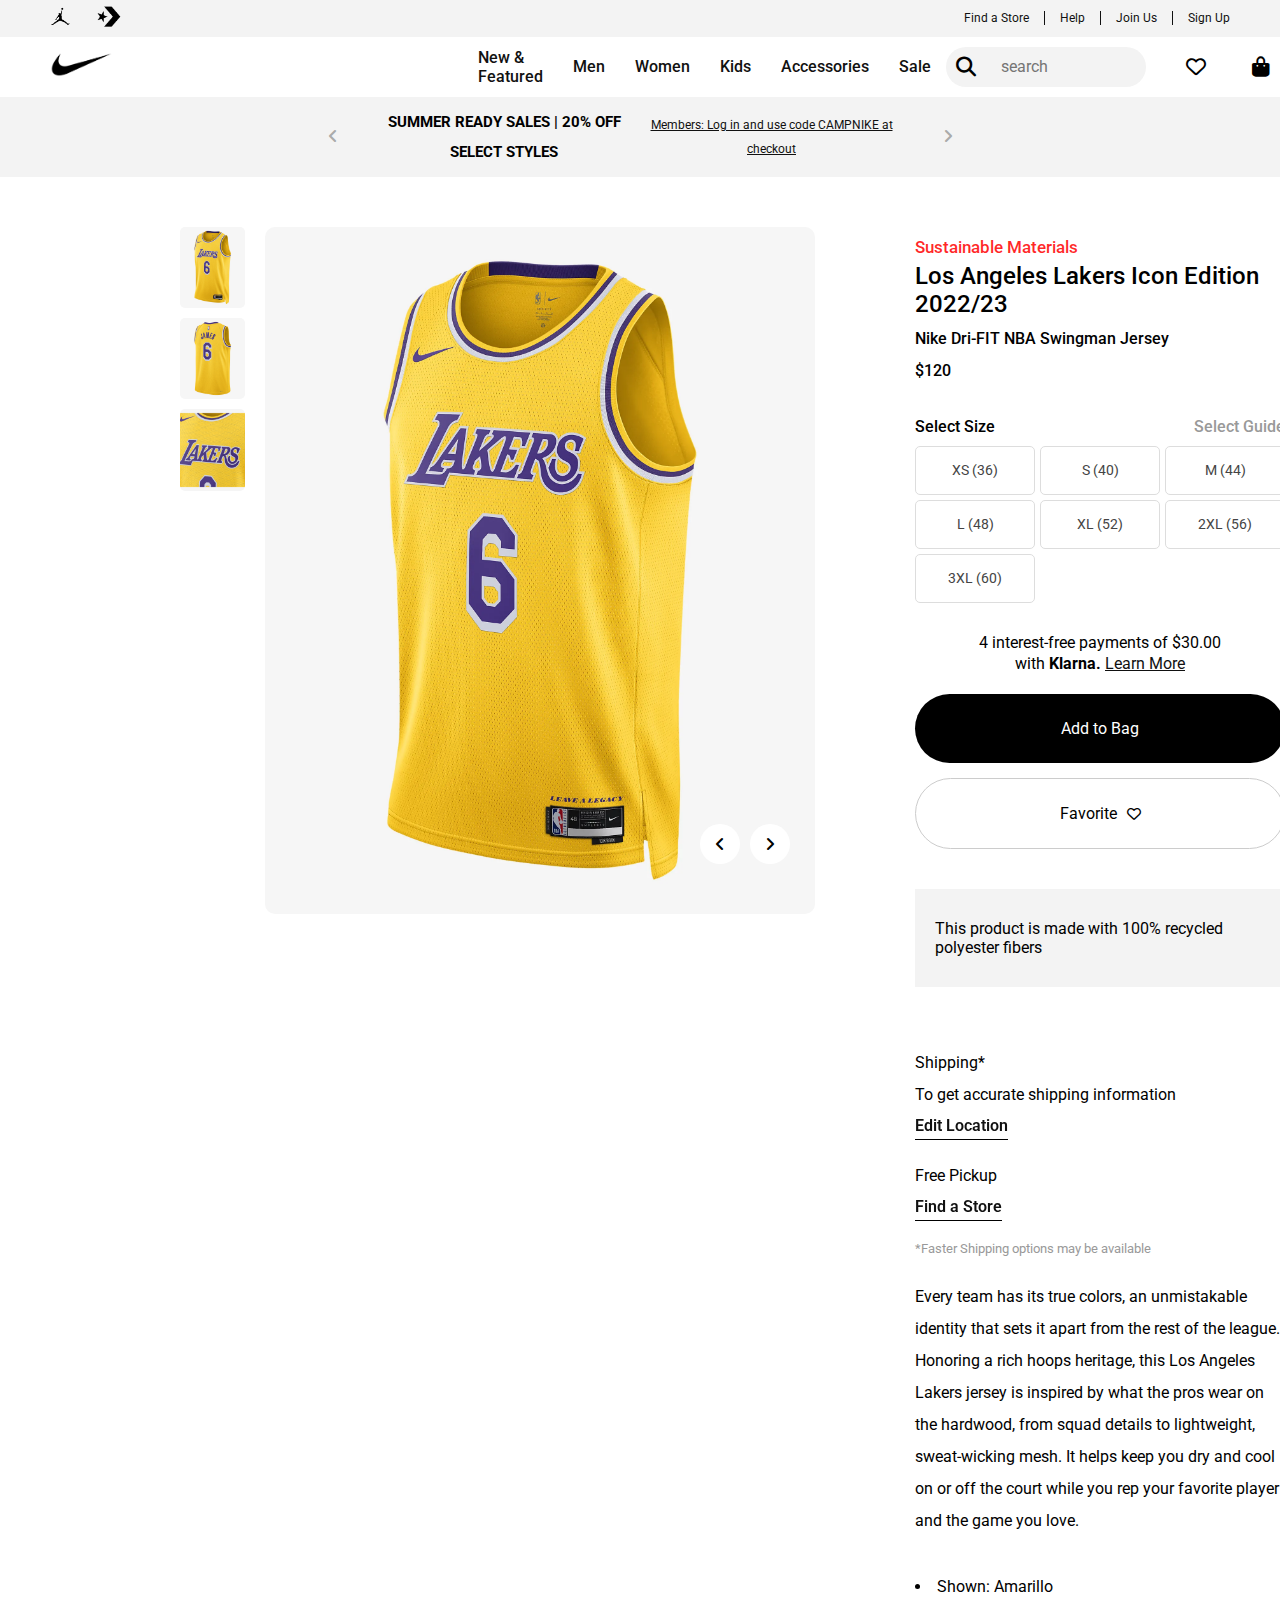
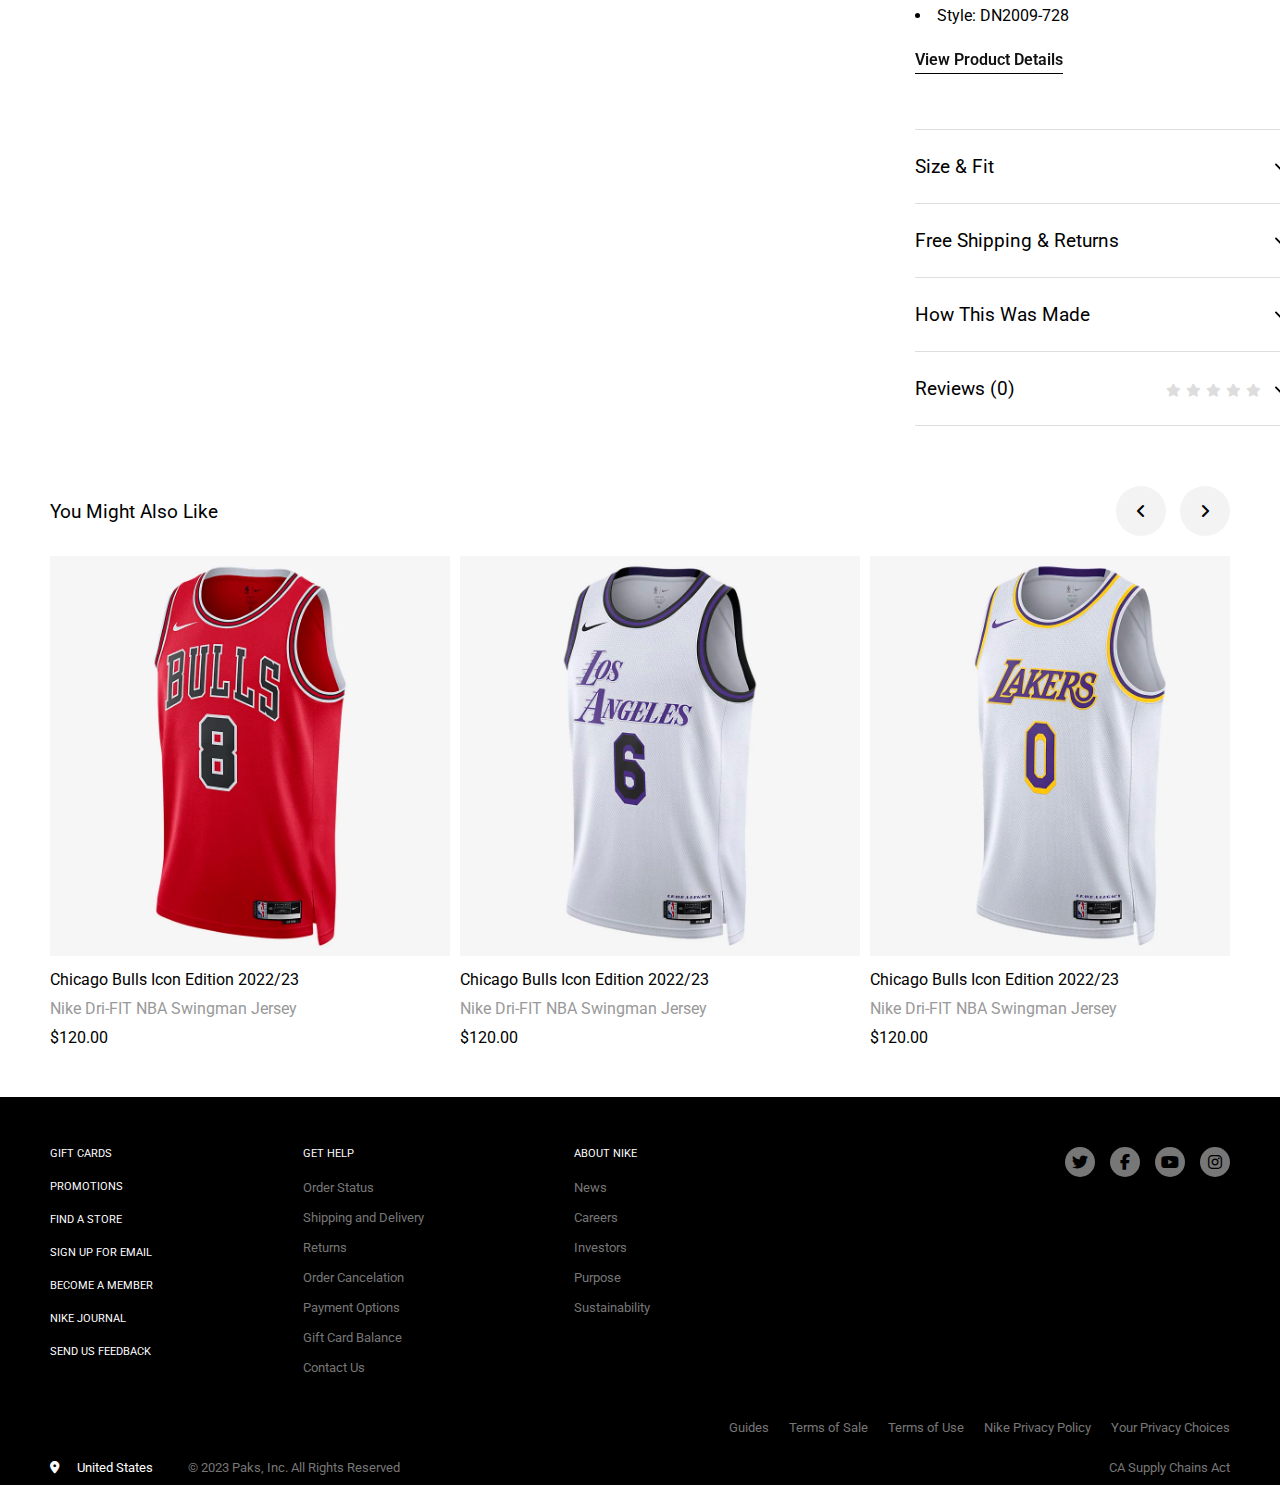
<file: index.html>
<!DOCTYPE html>
<html lang="en">
  <head>
    <meta charset="UTF-8" />
    <meta http-equiv="X-UA-Compatible" content="IE=edge" />
    <meta name="viewport" content="width=device-width, initial-scale=1.0" />
    <link rel="stylesheet" href="style.css" />
    <link rel="shortcut icon" href="./images/brand-nike.webp" type="image/x-icon">
    <link rel="stylesheet" href="https://cdnjs.cloudflare.com/ajax/libs/font-awesome/6.3.0/css/all.min.css">
    <title>Nike Product Page By Paks</title>
  </head>
  <body>

    <div class="container">
      <div class="m-overlay"></div>


      <!--=================================TOP HEADER START======================== -->
      <div class="top-header ">

        <div class="top-header-icons">
          <a href="#" ><img src="images/jordan logo.png" width="21"></a>
          <a href="#"><img src="images/Converse logo.png" width="36"></a>
        </div>

        <ul class="top-header-nav">
            <li class="top-header-list"><a href="#">Find a Store</a></li>
            <li class="top-header-list"><a href="#">Help</a></li>
            <li class="top-header-list"><a href="#">Join Us</a></li>
            <li class="top-header-list"><a href="signup.html">Sign Up</a></li>
        </ul>

      </div>



      <!--=================================TOP HEADER END======================== -->



      <!--================================= HEADER START======================== -->
      <div class="header">

        <div class="left-side">

          <a href="#" class="logo"><img src="images/nike logo.png" class="logo-img"></a>

          <ul class="header-nav">
  
            <li class="header-list nf"><a href="#">New & Featured</a>

<!-- =========================DROP DOWN MENU========================================== -->

              <div class="drop-down new-featured">
                <div class="col-1 col">
                  <div class="menu">
                    <p class="heading">
                      New Arrivals
                    </p>
  
                    <ul class="menu-links">
                      <li><a href="#">New Summer Arrivals</a></li>
                      <li><a href="#">SNKRS Launch Calender </a></li>
                      <li><a href="#">New & Upcoming Drops</a></li>
                    </ul>
                  </div>

                  <div class="menu">
                    <p class="heading">
                      Featured
                    </p>
  
                    <ul class="menu-links">
                      <li><a href="#">Cross Country</a></li>
                      <li><a href="#">N7 </a></li>
                      <li><a href="#">Red, White, Blue</a></li>
                      <li><a href="#">Golf Essentials</a></li>
                      <li><a href="#">Member Exclusive</a></li>
                    </ul>
                  </div>
                </div>

                <div class="col-2 col">
                  <div class="menu">
                    <p class="heading">
                      Shop Icons
                    </p>
  
                    <ul class="menu-links">
                      <li><a href="#">Air Force</a></li>
                      <li><a href="#">Air Jordan 1</a></li>
                      <li><a href="#">Air Max</a></li>
                      <li><a href="#">Blazer</a></li>
                      <li><a href="#">Pegasus</a></li>
                      <li><a href="#">Metcon</a></li>
                      <li><a href="#">Lebron</a></li>
                      <li><a href="#">Fleece</a></li>
                    </ul>
                  </div>

                </div>

                <div class="col-3 col">
                  <div class="menu">
                    <p class="heading">
                      New For Men
                    </p>
  
                    <ul class="menu-links">
                      <li><a href="#">Shoes</a></li>
                      <li><a href="#">Clothing</a></li>
                    </ul>
                  </div>

                  <div class="menu">
                    <p class="heading">
                      New For Women
                    </p>
  
                    <ul class="menu-links">
                      <li><a href="#">Shoes</a></li>
                      <li><a href="#">Clothing</a></li>
                    </ul>
                  </div>

                  <div class="menu">
                    <p class="heading">
                      New For Kids
                    </p>
  
                    <ul class="menu-links">
                      <li><a href="#">Shoes</a></li>
                      <li><a href="#">Clothing</a></li>
                    </ul>
                  </div>

                </div>

                <div class="col-4 col">
                  <div class="menu">
                    <p class="heading">
                      Drops
                    </p>
  
                    <ul class="menu-links">
                      <li><a href="#">AJ1</a></li>
                      <li><a href="#">Dunks</a></li>
                      <li><a href="#">Get 'Em in SNKRS</a></li>
                      <li><a href="#">Jordan Heat Check</a></li>
                      <li><a href="#">Complete Your Look</a></li>
                      <li><a href="#">Latest In Jordan Clothing</a></li>
                      <li><a href="#">NikeLab</a></li>
                      <li><a href="#">Drops 101</a></li>
                    </ul>
                  </div>

                </div>


              
              </div>
            </li>
              <li class="header-list"><a href="#">Men</a>
              
<!-- =========================DROP DOWN MENU========================================== -->

              <div class="drop-down new-featured">
                <div class="col-1 col">
                  <div class="menu">
                    <p class="heading">
                      New Arrivals
                    </p>
  
                    <ul class="menu-links">
                      <li><a href="#">New Summer Arrivals</a></li>
                    </ul>
                  </div>

                  <div class="menu">
                    <p class="heading">
                      Featured
                    </p>
  
                    <ul class="menu-links">
                      <li><a href="#">GOlf EssentIals</a></li>
                      <li><a href="#">Best selers </a></li>
                      <li><a href="#">vorean</a></li>
                      <li><a href="#">Matching Sets</a></li>
                      <li><a href="#">Customize with NIKe by YOU</a></li>
                      <li><a href="#">Sale - Up to 40% Off</a></li>
                    </ul>
                  </div>
                </div>

                <div class="col-2 col">
                  <div class="menu">
                    <p class="heading">
                      All Shoes
                    </p>
  
                    <ul class="menu-links">
                      <li><a href="#">Lifestyle</a></li>
                      <li><a href="#">Jordan</a></li>
                      <li><a href="#">Air Max</a></li>
                      <li><a href="#">Air Force</a></li>
                      <li><a href="#">Dunks & Blazers</a></li>
                      <li><a href="#">Basketball</a></li>
                      <li><a href="#">Running</a></li>
                      <li><a href="#">Soccer</a></li>
                      <li><a href="#">Golf</a></li>
                      <li><a href="#">SB</a></li>
                      <li><a href="#">Training & Gym</a></li>
                      <li><a href="#">Slides</a></li>
                    </ul>
                  </div>

                </div>

                <div class="col-3 col">
                  <div class="menu">
                    <p class="heading">
                      All Clothing
                    </p>
  
                    <ul class="menu-links">
                      <li><a href="#">Jordan</a></li>
                      <li><a href="#">Workout</a></li>
                      <li><a href="#">Big & Tall</a></li>
                      <li><a href="#">Tops & T-Shirts</a></li>
                      <li><a href="#">Hoodies & Sweatshirts</a></li>
                      <li><a href="#">Jackets & Vests</a></li>
                      <li><a href="#">Pants and Tights</a></li>
                      <li><a href="#">Shorts</a></li>
                      <li><a href="#">Underwears</a></li>
                      <li><a href="#">Socks</a></li>
                    </ul>
                  </div>
                </div>

                <div class="col-4 col">
                  <div class="menu">
                    <p class="heading">
                      Shop By Sports
                    </p>
  
                    <ul class="menu-links">
                      <li><a href="#">Golf</a></li>
                      <li><a href="#">Soccer</a></li>
                      <li><a href="#">Get 'Em in SNKRS</a></li>
                      <li><a href="#">Basketball</a></li>
                      <li><a href="#">Tennis</a></li>
                      <li><a href="#">Baseball</a></li>
                      <li><a href="#">Football</a></li>
                      <li><a href="#">Traning & Gym</a></li>
                      <li><a href="#">Cross Country</a></li>
                      <li><a href="#">Yoga</a></li>
                      <li><a href="#">Picklebal</a></li>
                      <li><a href="#">Swim</a></li>
                    </ul>
                  </div>

                </div>


              
              </div> 
             </li>


              <li class="header-list"><a href="#">Women</a>
              
<!-- =========================DROP DOWN MENU========================================== -->

<div class="drop-down new-featured">
  <div class="col-1 col">
    <div class="menu">
      <p class="heading">
        New Arrivals
      </p>

      <ul class="menu-links">
        <li><a href="#">New Summer Arrivals</a></li>
      </ul>
    </div>

    <div class="menu">
      <p class="heading">
        Featured
      </p>

      <ul class="menu-links">
        <li><a href="#">Coral Clash</a></li>
        <li><a href="#">Best selers </a></li>
        <li><a href="#">Matching Sets</a></li>
        <li><a href="#">Customize with Nike by You</a></li>
        <li><a href="#">Sale - Up to 40% Off</a></li>
      </ul>
    </div>
  </div>

  <div class="col-2 col">
    <div class="menu">
      <p class="heading">
        All Shoes
      </p>

      <ul class="menu-links">
        <li><a href="#">Lifestyle</a></li>
        <li><a href="#">Jordan</a></li>
        <li><a href="#">Air Max</a></li>
        <li><a href="#">Air Force</a></li>
        <li><a href="#">Dunks & Blazers</a></li>
        <li><a href="#">Basketball</a></li>
        <li><a href="#">Running</a></li>
        <li><a href="#">Training & Gym</a></li>
        <li><a href="#">Shoes $100 & Under</a></li>
        <li><a href="#">Basketball</a></li>
        <li><a href="#">Slices a sandals</a></li>
      </ul>
    </div>

  </div>

  <div class="col-3 col">
    <div class="menu">
      <p class="heading">
        All Clothing
      </p>

      <ul class="menu-links">
        <li><a href="#">Jordan</a></li>
        <li><a href="#">Plus Size</a></li>
        <li><a href="#">Bras</a></li>
        <li><a href="#">Tops & T-Shirts</a></li>
        <li><a href="#">Hoodies & Sweatshirts</a></li>
        <li><a href="#">Jackets & Vests</a></li>
        <li><a href="#">Leggings</a></li>
        <li><a href="#">Skirts & Dresses</a></li>
        <li><a href="#">Pants</a></li>
        <li><a href="#">shorts</a></li>
        <li><a href="#">Socks</a></li>
      </ul>
    </div>
  </div>

  <div class="col-4 col">
    <div class="menu">
      <p class="heading">
        Shop By Sports
      </p>

      <ul class="menu-links">
        <li><a href="#">Yoga</a></li>
        <li><a href="#">Running</a></li>
        <li><a href="#">Traning & Gym</a></li>
        <li><a href="#">Basketball</a></li>
        <li><a href="#">Golf</a></li>
        <li><a href="#">Soccer</a></li>
        <li><a href="#">Tennis</a></li>
        <li><a href="#">Softball</a></li>
        <li><a href="#">Cross Country</a></li>
        <li><a href="#">Swim</a></li>
        <li><a href="#">Picklebal</a></li>
      </ul>
    </div>

  </div>



</div> 


              
              </li>
              <li class="header-list"><a href="#">Kids</a>
              
<!-- =========================DROP DOWN MENU========================================== -->

<div class="drop-down new-featured">
  <div class="col-1 col">
    <div class="menu">
      <p class="heading">
        New Arrivals
      </p>

      <ul class="menu-links">
        <li><a href="#">New Summer Arrivals</a></li>
      </ul>
    </div>

    <div class="menu">
      <p class="heading">
        Featured
      </p>

      <ul class="menu-links">
        <li><a href="#">Pops of Pink</a></li>
        <li><a href="#">Best sellers </a></li>
        <li><a href="#">Jordans</a></li>
        <li><a href="#">Matching Sets</a></li>
        <li><a href="#">Tween colection</a></li>
        <li><a href="#">Sale - Up to 40% Off</a></li>
      </ul>
    </div>
  </div>

  <div class="col-2 col">
    <div class="menu">
      <p class="heading">
        Shoes By Size
      </p>

      <ul class="menu-links">
        <li><a href="#">Big Kids (3.5Y - 7Y)</a></li>
        <li><a href="#">Little Kids (10.5C - 3Y)</a></li>
        <li><a href="#">Baby & Toddler (1C - 10C) </a></li>
      </ul>
    </div>

    <div class="menu">
      <p class="heading">
        All Shoes
      </p>

      <ul class="menu-links">
        <li><a href="#">Air Force 1</a></li>
        <li><a href="#">Air Max</a></li>
        <li><a href="#">Dunks & Blazers</a></li>
        <li><a href="#">Jordan</a></li>
        <li><a href="#">Lifestyle</a></li>
        <li><a href="#">Basketball</a></li>
        <li><a href="#">Soccer</a></li>
        <li><a href="#">Running</a></li>
        <li><a href="#">Shoes $70 & Under</a></li>
      </ul>
    </div>

  </div>

  <div class="col-3 col">

    <div class="menu">
      <p class="heading">
        Shoes By Size
      </p>

      <ul class="menu-links">
        <li><a href="#">Big Kids (XS - XL)</a></li>
        <li><a href="#">Little Kids (4 - 7)</a></li>
        <li><a href="#">Baby & Toddler (OM - 4T)</a></li>
        <li><a href="#">Extended Sizing</a></li>
      </ul>
    </div>

    <div class="menu">
      <p class="heading">
        All Clothing
      </p>

      <ul class="menu-links">
        <li><a href="#">Jordan</a></li>
        <li><a href="#">Tops & T-Shirts</a></li>
        <li><a href="#">Bras</a></li>
        <li><a href="#">Hoodies & Sweatshirts</a></li>
        <li><a href="#">Outwears & Jackets</a></li>
        <li><a href="#">Pants & Tights</a></li>
        <li><a href="#">Skirts & Dresses</a></li>
        <li><a href="#">shorts</a></li>
        <li><a href="#">Underwears</a></li>
        <li><a href="#">Socks</a></li>
      </ul>
    </div>
  </div>

  <div class="col-4 col">
    <div class="menu">
      <p class="heading">
          Sports & Activity
      </p>

      <ul class="menu-links">
        <li><a href="#">Basketball</a></li>
        <li><a href="#">Soccer</a></li>
        <li><a href="#">Baseball</a></li>
        <li><a href="#">Softball</a></li>
        <li><a href="#">Football</a></li>
        <li><a href="#">Running</a></li>
        <li><a href="#">Swim</a></li>
      </ul>
    </div>

  </div>



</div> 

              
              </li>


              <li class="header-list"><a href="#">Accessories</a>
              
<!-- =========================DROP DOWN MENU========================================== -->

<div class="drop-down new-featured">
  <div class="col-1 col">
    <div class="menu">
      <p class="heading">
        Featured
      </p>

      <ul class="menu-links">
        <li><a href="#">Trending: ranny Pack</a></li>
        <li><a href="#">$25 & Under </a></li>
        <li><a href="#">Sale - Up to 40% Off</a></li>
      </ul>
    </div>
  </div>

  <div class="col-2 col">
    <div class="menu">
      <p class="heading">
        All Accessories
      </p>

      <ul class="menu-links">
        <li><a href="#">Jordan</a></li>
        <li><a href="#">Socks</a></li>
        <li><a href="#">Hats & Headwear</a></li>
        <li><a href="#">Sunglasses & Eyewear</a></li>
        <li><a href="#">Bags & Backpacks</a></li>
        <li><a href="#">Water Bottles & Hydration</a></li>
        <li><a href="#">Gloves</a></li>
      </ul>
    </div>

  </div>

  <div class="col-4 col">
    <div class="menu">
      <p class="heading">
        Gear Up by Sport
      </p>

      <ul class="menu-links">
        <li><a href="#">Basketball</a></li>
        <li><a href="#">Golf</a></li>
        <li><a href="#">Soccer</a></li>
        <li><a href="#">Football</a></li>
        <li><a href="#">baseball</a></li>
        <li><a href="#">Yoga</a></li>
        <li><a href="#">Track & Field</a></li>
        <li><a href="#">Traning & Gym</a></li>
        <li><a href="#">Lacrosse</a></li>
        <li><a href="#">Softball</a></li>
        <li><a href="#">Running</a></li>
        <li><a href="#">Swim</a></li>
      </ul>
    </div>

  </div>



</div> 

              
              </li>


              <li class="header-list"><a href="#">Sale</a>
              
    <!-- =========================DROP DOWN MENU========================================== -->

              <div class="drop-down new-featured">
                <div class="col-1 col">
                  <div class="menu">
                    <p class="heading">
                      Sale - Up to 40% Off
                    </p>
  
                    <ul class="menu-links">
                      <li><a href="#">Sale Shoes</a></li>
                      <li><a href="#">Sale Clothing </a></li>
                      <li><a href="#">Sale Accessories</a></li>
                    </ul>
                  </div>
                </div>

                <div class="col-2 col">
                  <div class="menu">
                    <p class="heading">
                      Men
                    </p>
  
                    <ul class="menu-links">
                      <li><a href="#">Shoes</a></li>
                      <li><a href="#">Clothing</a></li>
                      <li><a href="#">Accessories</a></li>
                      <li><a href="#">Shop All</a></li>
                    </ul>
                  </div>

                </div>

                <div class="col-3 col">
                  <div class="menu">
                    <p class="heading">
                      Women
                    </p>
  
                    <ul class="menu-links">
                      <li><a href="#">Shoes</a></li>
                      <li><a href="#">Clothing</a></li>
                      <li><a href="#">Accessories</a></li>
                      <li><a href="#">Shop All</a></li>
                    </ul>
                  </div>

                </div>

                <div class="col-4 col">
                  <div class="menu">
                    <p class="heading">
                      Kids
                    </p>
  
                    <ul class="menu-links">
                      <li><a href="#">Shoes</a></li>
                      <li><a href="#">Clothing</a></li>
                      <li><a href="#">Accessories</a></li>
                      <li><a href="#">Shop All</a></li>
                    </ul>
                  </div>

                </div>


              
              </div> 
              
              
              </li>


  
          </ul>

        </div>

        <div class="right-side">

          <div class="search-box">
            <button class="search-btn btn"><i class="fa-solid fa-magnifying-glass"></i></button>
            <input type="text" class="search-input" placeholder="search">
          </div>
          
          <div class="cart-box">
            <button class="favorite-btn btn"><i class="fa-regular fa-heart"></i></button>
            <button class="cart-btn btn"><i class="fa fa-bag-shopping"></i></button>
          </div>

          <button class="search-btn btn mobile">
            <i class="fa-solid fa-magnifying-glass"></i>
          </button>
          <button class="cart-btn btn mobile">
            <i class="fa fa-bag-shopping"></i>
          </button>

          <div class="menu-icons">
            <img src="images/icon-hamburger.svg" alt="" class="hamburger">
          </div>

        </div>
       
      </div>


      <!--=================================HEADER END======================== -->

       <!--================================= SUB HEADER START======================== -->

      <div class="sub-header">
        <div class="sub-header-content">

          <div class="left-content">
            <div>
              <i class="fa-solid fa-angle-left"></i>
            </div>

            <h5>
              SUMMER READY SALES | 20% OFF <br>
              SELECT STYLES
            </h5>

          </div>
          
          <div class="right-content">
            <a href="#">Members: Log in and use code CAMPNIKE at <br> checkout</a>

            <div>
              <i class="fa-solid fa-angle-right"></i>
            </div>
          </div>

        </div>
      </div>



       <!--================================= SUB HEADER END======================== -->
    


     <!--================================= MAIN CONTENT START======================== -->
     <div class="overlay"></div>
      <div class="main-content">
        <div class="row">

          <!-- =========================LEFT ROW============================== -->
          <div class="left-row">
            <div class="small-images">
              <img src="images/side-1.webp" class="side-img" width="65">
              <img src="images/side-3.webp" class="side-img" width="65">
              <img src="images/side-2.jpeg" class="side-img" width="65">
            </div>

            <div class="large-image">
              <div class="large-img-wrapper">
                <img src="images/main.webp" width="550" class="large-img">
                <img src="images/main-3.webp" width="550" class="large-img">
                <img src="images/main-2.jpeg" width="550" class="large-img">
                <div class="nav-btn">
                  <i class="fa-solid fa-angle-left left-nav"></i>
                  <i class="fa-solid fa-angle-right right-nav"></i>
                </div> 
              </div> 
            </div>

            <div class="heading-title mobile">
              <h4>Sustainable Materials</h4>
              <h2>Los Angeles Lakers Icon Edition 2022/23</h2>
              <h5>Nike Dri-FIT NBA Swingman Jersey <br>
                $120</h5>
            </div>
          </div>


            <!-- =========================RIGHT ROW============================== -->
          <div class="right-row">
            <div class="heading-title">
              <h4>Sustainable Materials</h4>
              <h2>Los Angeles Lakers Icon Edition 2022/23</h2>
              <h5>Nike Dri-FIT NBA Swingman Jersey <br>
                $120</h5>
            </div>
           

              <div class="option-img">
                <img src="images/option-2.jpeg" class="option" width="65">
                <img src="images/option-main.webp" class="option active" width="65" >
                <img src="images/option-3.webp" class="option" width="65">
              </div>

              <div class="size-box">

                <div class="size-box">
                  <div class="size-header">
                    <h3>Select Size</h3>
                    <h3 class="gray">Select Guide</h3>
                  </div>

                  <div class="size-category">
                    <div class="size">XS (36)</div>
                    <div class="size">S (40)</div>
                    <div class="size">M (44)</div>
                    <div class="size">L (48)</div>
                    <div class="size">XL (52)</div>
                    <div class="size">2XL (56)</div>
                    <div class="size">3XL (60)</div>
                  </div>

                </div>

                <div class="product-details">
                  <p class="klarna">4 interest-free payments of $30.00 
                    <br>with <b>Klarna.</b> <a href="#">Learn More</a>
                  </p>
                    <a href="./signup.html"><button class="add-to-bag check-out"> Add to Bag</button> </a>
                    <a href="./signup.html"><button class="favorite check-out">Favorite<i class="fa-regular fa-heart"></i></button></a>

                    <p class="recyc">This product is made with 100% recycled polyester fibers</p>
                </div>

                <div class="shipping">
                  <p>Shipping* <br>
                    To get accurate shipping information </p>
                    <a href="#">Edit Location</a>

                    <p>Free Pickup</p>
                    <a href="#">Find a Store</a>

                    <small>*Faster Shipping options may be available</small>

                    <p>Every team has its true colors, an unmistakable identity that sets it apart from the rest of the league. Honoring a rich hoops heritage, this Los Angeles Lakers jersey is inspired by what the pros wear on the hardwood, from squad details to lightweight, sweat-wicking mesh. It helps keep you dry and cool on or off the court while you rep your favorite player and the game you love.</p>

                    <ul>
                      <li>Shown: Amarillo</li>
                      <li>Style: DN2009-728</li>
                    </ul>
                    <a href="#" class="view-product">View Product Details</a>
                </div>

                <div class="more-details">

                  <div class="see-more">
                    <p>Size & Fit </p>
                    <i class="fa-solid fa-angle-left fa-rotate-270"></i>
                  </div>

                  <div class="see-more">
                    <p>Free Shipping & Returns </p>
                    <i class="fa-solid fa-angle-left fa-rotate-270"></i>
                  </div>

                  <div class="see-more">
                    <p>How This Was Made </p> 
                    <i class="fa-solid fa-angle-left fa-rotate-270"></i>
                  </div>

                  <div class="see-more">
                    <p>Reviews (0) </p>
                    <div>
                      <i class="fa-solid fa-star"></i>
                      <i class="fa-solid fa-star"></i>
                      <i class="fa-solid fa-star"></i>
                      <i class="fa-solid fa-star"></i>
                      <i class="fa-solid fa-star"></i>
                      <i class="fa-solid fa-angle-left fa-rotate-270"></i>
                    </div>
                  
                  </div>
                  
                </div>


              </div>
          </div>
        </div>
      </div>

      <!-- ======================================FEATURES START============================ -->


      <div class="feature">
        <div class="feature-header">
          <p>You Might Also Like</p>

          <div class="nav-btn">
            <i class="fa-solid fa-angle-left scroll-left"></i>
            <i class="fa-solid fa-angle-right scroll-right"></i>
          </div> 

        </div>


          <div class="feature-container">

            <div class="feature-box">
              <img src="images/others-1.webp" width="400">
              <p class="name">Chicago Bulls Icon Edition 2022/23</p>
              <p class="brand">Nike Dri-FIT NBA Swingman Jersey</p>
              <p class="price">$120.00</p>
            </div>
    
            <div class="feature-box">
              <img src="images/others-2.jpeg" width="400">
              <p class="name">Chicago Bulls Icon Edition 2022/23</p>
              <p class="brand">Nike Dri-FIT NBA Swingman Jersey</p>
              <p class="price">$120.00</p>
            </div>
    
            <div class="feature-box">
              <img src="images/others-3.webp" width="400">
              <p class="name">Chicago Bulls Icon Edition 2022/23</p>
              <p class="brand">Nike Dri-FIT NBA Swingman Jersey</p>
              <p class="price">$120.00</p>
            </div>
    
            <div class="feature-box">
              <img src="images/others-4.webp" width="400">
              <p class="name">Chicago Bulls Icon Edition 2022/23</p>
              <p class="brand">Nike Dri-FIT NBA Swingman Jersey</p>
              <p class="price">$120.00</p>
            </div>
    
            <div class="feature-box">
              <img src="images/others-6.webp" width="400">
              <p class="name">Chicago Bulls Icon Edition 2022/23</p>
              <p class="brand">Nike Dri-FIT NBA Swingman Jersey</p>
              <p class="price">$120.00</p>
            </div>
    
            <div class="feature-box">
              <img src="images/others-7.webp" width="400">
              <p class="name">Chicago Bulls Icon Edition 2022/23</p>
              <p class="brand">Nike Dri-FIT NBA Swingman Jersey</p>
              <p class="price">$120.00</p>
            </div>

            <div class="feature-box">
              <img src="images/others-5.jpeg" width="400">
              <p class="name">Chicago Bulls Icon Edition 2022/23</p>
              <p class="brand">Nike Dri-FIT NBA Swingman Jersey</p>
              <p class="price">$120.00</p>
            </div>

            <div class="feature-box">
              <img src="images/others-8.jpeg" width="400">
              <p class="name">Chicago Bulls Icon Edition 2022/23</p>
              <p class="brand">Nike Dri-FIT NBA Swingman Jersey</p>
              <p class="price">$120.00</p>
            </div>
  
          </div>
          
        
      </div>


      
      <!-- ======================================FEATURES END============================ -->


      <!--================================= MAIN CONTENT END======================== -->

       <!--================================= FOOTER START======================== -->

      <div class="footer">
        <div class="footer-row">

          <div class="left-footer">

            <ul class="ad-content ft">
              <li>GIFT CARDS</li>
              <li>PROMOTIONS</li>
              <li>FIND A STORE</li>
              <li>SIGN UP FOR EMAIL</li>
              <li>BECOME A MEMBER</li>
              <li>NIKE JOURNAL</li>
              <li>SEND US FEEDBACK</li>
            </ul>

            <div class="get-help ft">
              <div class="fh">
                <p class="title mobile">GET HELP</p>
                
                <div class="list-action">
                  <i class="fa-solid fa-plus show-list"></i>
                  <i class="fa-solid fa-minus hide-list"></i>
                </div>
              </div>
              <div class="link-box ghlb">
                <a href="#"><li>Order Status</li></a> 
                <a href="#"><li>Shipping and Delivery</li></a> 
                <a href="#"><li>Returns</li></a> 
                <a href="#"><li>Order Cancelation</li></a> 
                <a href="#"><li>Payment Options</li></a> 
                <a href="#"><li>Gift Card Balance</li></a> 
                <a href="#"><li>Contact Us</li></a> 
              </div>
            
            </div>


            <div class="about ft">

              <div class="fh">
                <p class="title mobile">ABOUT NIKE</p>

                <div class="list-action">
                  <i class="fa-solid fa-plus show-list"></i>
                  <i class="fa-solid fa-minus hide-list"></i>
                </div>
              </div>
              <div class="link-box ablb">
                <a href="#"><li>News</li></a> 
                <a href="#"><li>Careers</li></a> 
                <a href="#"><li>Investors</li></a> 
                <a href="#"><li>Purpose</li></a> 
                <a href="#"><li>Sustainability</li></a> 
              </div>

            </div>

          </div>

          <div class="right-side">
            <i class="fa-brands fa-twitter"></i>
            <i class="fa-brands fa-facebook-f"></i>
            <i class="fa-brands fa-youtube"></i>
            <i class="fa-brands fa-instagram"></i>
          </div>
        </div>

        <div class="footer-x">
          <div class="footer-x-row">

            <div class="left-footer">
              <a href="#" class="location">
                <i class="fa-solid fa-location-dot"></i> United States
              </a>
              <p class="copyright">&copy; 2023 Paks, Inc. All Rights Reserved</p>
            </div>

            <div class="right-footer">

              <ul class="guides">
                <a href="#"><li>Guides</li></a>
                <a href="#"><li>Terms of Sale</li></a> 
                <a href="#"><li>Terms of Use</li></a> 
                <a href="#"><li>Nike Privacy Policy</li></a> 
                <a href="#"><li>Your Privacy Choices</li></a> 
              </ul>

              <a href="#">CA Supply Chains Act</a> 

            </div>
          </div>
        </div>
        
      </div>


       <!--================================= MOBILE MENU======================== -->
        <div class="mobile-nav">
            <div class="menu-icon-close">
              <img src="images/icon-close.svg" alt="" class="menu-close">
            </div>
  
            <ul class="m-nav-list">
                <li class="m-menu">New Arrival <i class="fa fa-angle-right arrow"></i> </li>
                <li class="m-menu"> Men <i class="fa fa-angle-right arrow"></i></li>
                <li class="m-menu"> Women <i class="fa fa-angle-right arrow"></i></li>
                <li class="m-menu">Kids <i class="fa fa-angle-right arrow"></i></li>
                <li class="m-menu"> Accessories<i class="fa fa-angle-right arrow"></i></li>
                <li class="m-menu">Sales <i class="fa fa-angle-right arrow"></i></li>
                <li class="m-menu"> Classic Icons<i class="fa fa-angle-right arrow"></i></li>
            </ul>
  
            <div class="logo-Wrapper">
              <div class="logo-box">
                <a href="#" ><img src="images/jordan logo.png" width="40"></a>
                <p class="brand">Jordan</p>
              </div>
              
              <div class="logo-box">
                <a href="#"><img src="images/Converse logo.png" width="45"></a>
                <p class="brand">Converse</p>
              </div>
            </div>
  
            <p class="membership-text">
              Become a Nike Member for the best products, inspiration and stories in sport.
              <a href="#">Learn more</a>
            </p>
  
            <div class="access-wrapper">
              <a href="signup.html"><button class="m-btn primary-btn">Join Us</button></a>
              <a href="signup.html"><button class="m-btn secondary-btn">Sign In</button></a>
            </div>
  
            <div class="m-action-wrapper">
              <div class="m-action-box">
                <i class="fa fa-bag-shopping m-icon"></i>
                <p class="m-icon-text">Bag</p>
              </div>
  
              <div class="m-action-box">
                <i class="fa fa-box"></i>
                <p class="m-icon-text">Orders</p>
              </div>
  
              <div class="m-action-box">
                <i class="fa fa-store"></i>
                <p class="m-icon-text">Find a Store</p>
              </div>
  
              <div class="m-action-box">
                <i class="fa fa-circle-info"></i>
                <p class="m-icon-text">Help</p>
              </div>
  
            </div>
          </div>
        
    </div>

   
    <script src="app.js"></script>
  </body>
</html>
</file>
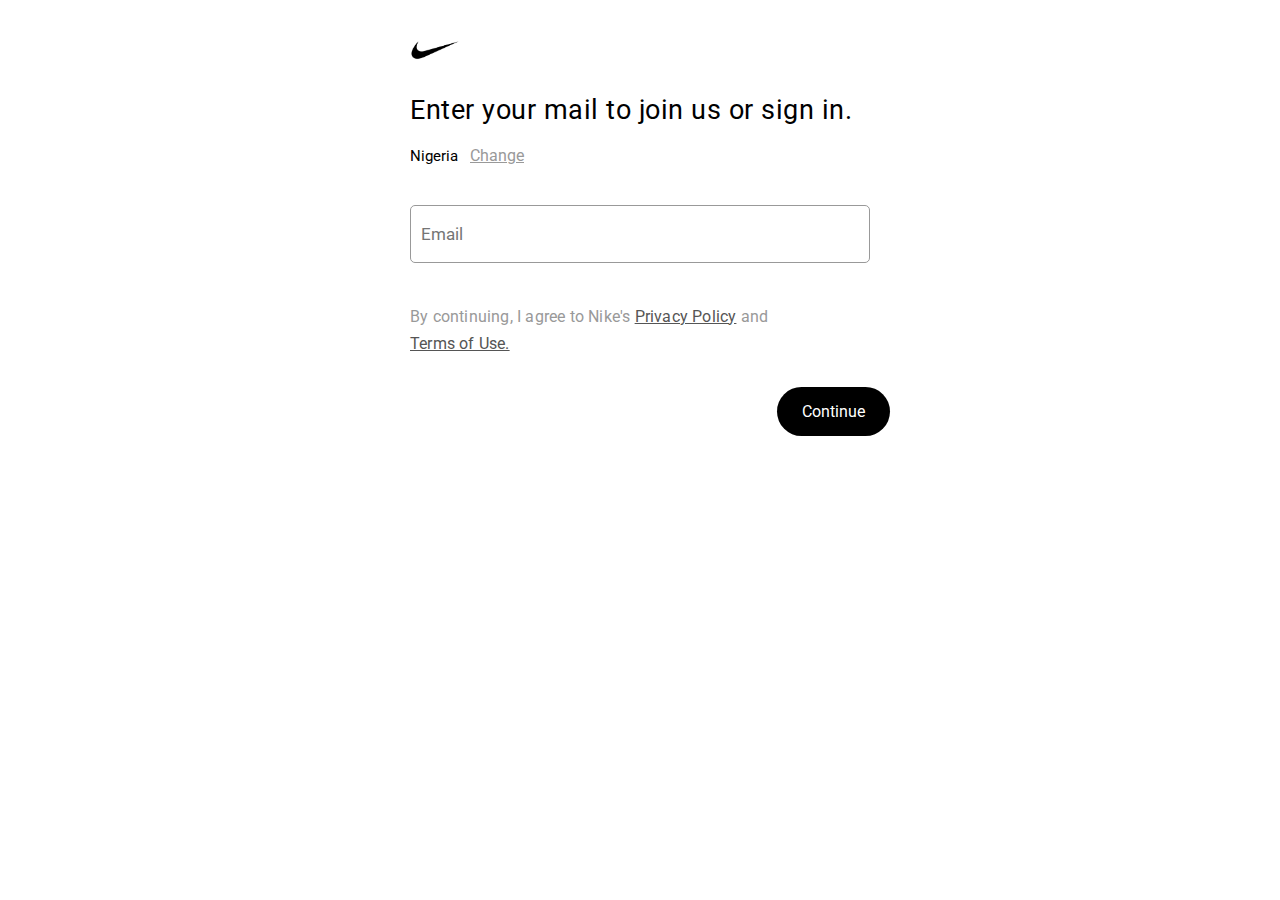
<file: signup.html>
<!DOCTYPE html>
<html lang="en">
  <head>
    <meta charset="UTF-8" />
    <meta http-equiv="X-UA-Compatible" content="IE=edge" />
    <meta name="viewport" content="width=device-width, initial-scale=1.0" />
    <link rel="stylesheet" href="style.css" />
    <link rel="shortcut icon" href="./images/sign-up-title.jpeg" type="image/x-icon">
    <link rel="stylesheet" href="https://cdnjs.cloudflare.com/ajax/libs/font-awesome/6.3.0/css/all.min.css">
    <title>Nike Sign Up Page By Paks</title>
  </head>
  <body>

    <div class="signup-container">

      <div class="signup-main">

        <a href="index.html" class="logo">
          <img src="images/nike logo.png" width="50">
        </a>

        <h1>Enter your mail to join us or sign in.</h1>
        <p class="country">Nigeria <a href="#">Change</a></p>

        <input type="text" placeholder="Email" autocomplete="off">

        <p class="agree">By continuing, I agree to Nike's <a href="#">Privacy Policy</a> and 
          <br> <a href="#">Terms of Use.</a> </p>

        <button>Continue</button>

      </div>
      
    </div>

   
  </body>
</html>
</file>
<file: style.css>
@import url('https://fonts.googleapis.com/css2?family=Roboto:wght@300;400;500&display=swap');
* {
  box-sizing: border-box;
  font-family: 'Roboto', sans-serif;
  margin: 0;
  padding: 0;
}

:root{
  --light-1: #fff;
  --light-2: #f3f3f3;
  --dark-1: #000;
  --dark-2: #111;
  --dark-3: #333;

}

li{
  list-style: none;
}

a{
  text-decoration: none;
  color: var(--dark-2);
}

/* ==================================TOP HEADER=================================== */
.top-header{
  width: 100%;
  display: flex;
  background: var(--light-2);
  align-items: center;
  justify-content: space-between;
  margin: 0;
  padding: 5px 50px;
}

.top-header-icons{
  display: flex;
  align-items: center;
  gap: 20px;
}

.top-header-icons img:hover{
  opacity: 0.5;
}

.top-header-nav{
  display: flex;
  gap: 15px;
  font-size: 12px;
}

.top-header-list:not(:last-child){
  border-right: 1.5px solid var(--dark-2);
  padding-right: 15px;
}

.top-header-list:hover{
  opacity: 0.5;
}

/* ================================== HEADER=================================== */
.header{
  display: flex;
  align-items: center;
  justify-content: space-between;
  padding: 10px 50px;
}

.header .left-side{
  display: flex;
  align-items: center;
  gap: 350px;
}

.left-side .logo:hover{
  opacity: 0.5;
}
.header-nav{
  display: flex;
  align-items: center;
}

.header-list{
  position: relative;
  font-weight: 500;
  padding-inline: 15px;
}

.header-nav .header-list::before{
  content: "";
  position: absolute;
  bottom: -10px;
  left: 0;
  width: 0;
  height: 2px;
  background: var(--dark-1);
  transition: width 0.5s;
  z-index: 3;
}

.header-list:hover::before{
  width: 100%;
}
/* ============================DEACTIVE MOBILE HEADER ITEMS========================== */
.mobile-nav{
  display: none;
}

.cart-btn.mobile,
.search-btn.mobile{
  display: none;
}

.menu-icons{
  position: relative;
  width: 40px;
  height: 40px;
  display: none;
}

.hamburger{
  position: absolute;
  top: 50%;
  left: 50%;
  transform: translate(-50%, -50%);
  width: 18px;
  filter: invert(100);
  display: none;
  cursor: pointer;
}

.m-overlay{
  right: -100vw;
}


/* =============================DROP DOWN MENU=============================== */
.drop-down{
  position: fixed;
  background: var(--light-1);
  left: 0;
  width: 100vw;
  max-height: 80vh;
  z-index: 2;
  display: flex;
  align-items: flex-start;
  justify-content: center;
  gap: 5rem;
  padding-block: 3rem;
  overflow: hidden;
  opacity: 0;
  pointer-events: none;
}

.header-list:hover .drop-down{
  opacity: 1;
  pointer-events: all;
}

/* ===================================OVERLAY================================ */
.overlay{
  position: fixed;
  left: 0;
  width: 100vw;
  min-height: 100vh;
  background: rgba(0, 0, 0, 0.263);
  z-index: 1;
  transition: .3s;
  backdrop-filter: blur(3px);
  display: none;
}

.overlay.active{
  display: block;
}

.drop-down .menu{
  display: flex;
  flex-direction: column;
  align-items: flex-start;
  justify-content: flex-start;
  gap: 1rem;
}

.col{
  display: flex;
  flex-direction: column;
  align-items: flex-start;
  justify-content: flex-start;
  gap: 3rem;
  transform: translateY(-30px);
  opacity: 0;
  transition: .7s;
}

.header-list:hover .col{
  opacity: 1;
  transform: translateY(0);
}


.col-2{
  margin-right: 5rem;
}

.menu .heading{
  color: var(--dark-1);
  cursor: pointer;
  font-weight: 500;
  letter-spacing: .5px;
}

.menu a{
  color: #777;
  font-size: .85rem;
  display: block;
  margin-bottom: .5rem;
  transition: .2s;
  font-weight: 500;
  letter-spacing: .5px;
}

.menu a:hover{
  color: var(--dark-1);
}



.header .right-side{
  display: flex;
  align-items: center;
  gap: 30px;
}

.search-box{
  display: flex;
  gap: 15px;
  width: 200px;
  background: var(--light-2);
  padding-right:15px;
  border-radius: 50px;
  cursor: pointer;
  z-index: 3;
}


.search-btn{
  padding: 5px 10px;
}

.btn{
  border: 0;
  outline: 0;
  background: transparent;
  font-size: 20px;
  border-radius: 50%;
  cursor: pointer;
  height: 40px;
  width: 40px;
}

.btn:hover{
  background: #ddd;
}


.search-input{
  outline: 0;
  border: 0;
  font-size: 1rem;
  width: 100%;
  background: transparent;
}


.cart-box{
  display: flex;
  align-items: center;
  justify-content: space-between;
  gap: 25px;
}

.sub-header{
  background: #000;
  background: var(--light-2);
}

.sub-header-content{
  max-width: 900px;
  width: 100%;
  margin-inline: auto;
  padding: 10px;
  display: flex;
  align-items: center;
  justify-content: center;
  gap:30px
}

.left-content, .right-content{
  display: flex;
  align-items: center;
  gap: 50px;
}

.sub-header-content i{
  cursor: pointer;
  color: #aaa;
}

.sub-header-content i:hover{
  color: var(--dark-3);
}

.sub-header-content h5, .sub-header-content a{
  text-align: center;
  line-height: 2;
}

.sub-header-content h5{
  font-size: 15px;
}

.right-content a{
  font-size: 12px;
  text-decoration: underline;
}

.main-content{
  margin: 50px 0;
  padding-inline:180px;
}

.row{
  display: flex;
  justify-content: space-between;
  gap: 100px;
}


/* ===================================LEFT ROW================================= */
.left-row{
  position: sticky;
  top: 50px;
  flex: 50%;
  display: flex;
  gap: 20px;
  align-self: flex-start;
}

.logo-img{
  width: 63px;
}

.left-row .small-images{
  display: flex;
  flex-direction: column;
  gap: 10px;
}

.side-img{
  background: var(--light-2);
  border-radius: 5px;
}

.side-img:hover{
  filter: contrast(0.7);
}

.large-img-wrapper{
  display: flex;
  align-items: center;
  overflow-x: scroll;
  width: 550px;
  transition: .5s;
}

.large-img-wrapper::-webkit-scrollbar{
  display: none;
}

.large-image img{
  border-radius: 10px;
  position: relative;
}

 .large-image .nav-btn i{
  position: absolute;
  bottom: 50px;
  right: 25px;
  cursor: pointer;
  width: 40px;
  height: 40px;
  border-radius: 50%;
  background: var(--light-1);
  text-align: center;
  line-height: 40px;
} 

.large-image .nav-btn .fa-angle-left{
  margin-right: 50px;
}


/* ===================================RIGHT ROW================================= */
.right-row{
  padding: 10px 0;
}
.heading-title h4{
  font-weight: 500;
  color: rgba(255, 0, 0, 0.844);
  margin-bottom: 5px;
  font-size: 1.05rem;
}
.heading-title h2{
  font-weight: 500;
  margin-bottom: 5px;
}

.heading-title h5{
  font-weight: 500;
  margin-bottom: 5px;
  font-size: 1rem;
  line-height: 2;
}

.heading-title.mobile{
  display: none;
}


.option-img .option{
  border-radius: 5px;
  cursor: pointer;
}

.option-img .option:not(.active):hover{
  border: 1px solid var(--dark-3);
  border-radius: 5px;
  transform: scale(0.99);
}

.option{
  display: none;
}


.active{
  border: 1px solid var(--dark-3);
  border-radius: 5px;
}

.size-header{
  display: flex;
  align-items: center;
  justify-content: space-between;
  margin-top: 30px;
}

.size-header h3{
  font-weight: 500;
  font-size: 1rem;
}

.size-header .gray{
  color: #999;
}

.size-category{
  display: grid;
  grid-template-columns: repeat(3, 1fr);
  gap: 5px;
  margin: 10px 0;
}

.size{
  width: 120px;
  border: 1px solid #ddd;
  padding: 15px 20px;
  text-align: center;
  color: #444;
  font-size: 0.9rem;
  border-radius: 5px;
  cursor: pointer;
}
.size:hover{
  border: 1px solid var(--dark-3);
  border-radius: 5px;
}

.product-details .klarna{
  text-align: center;
  margin: 30px 0 20px 0;
  line-height: 1.3;
  color: #000;
}

.product-details .klarna a{
  text-decoration: underline;
}

.check-out{
  border: 0;
  outline: 0;
  background: transparent;
  display: inline-block;
  width: 100%;
  padding: 25px 50px;
  margin-bottom: 15px;
  border-radius: 50px;
  font-size: 1rem;
  cursor: pointer;
}

.add-to-bag{
  background: #000;
  color: var(--light-1);
}

.add-to-bag:hover{
  opacity: 0.6;
}
.favorite{
  border: 1px solid #ccc;
  color: #000;
}

.favorite i{
  font-size: 14px;
  margin-left: 10px;
}

.favorite:hover{
  border: 1px solid var(--dark-3);
}

.product-details .recyc{
  margin: 25px 0;
  padding: 30px 20px;
  background: var(--light-2);
  width: 100%;
}

.shipping{
  margin: 60px 0;
}

.shipping p{
  line-height: 2;
  margin-bottom: 5px;
  margin-top: 25px;
}

.shipping a{
  position: relative;
  font-weight: 600;
}

.shipping a::before{
  content: "";
  position: absolute;
  left: 0;
  bottom: -5px;
  height: 1px;
  width: 100%;
  background: #000;
}


.shipping a:hover::before{
  opacity: 0.6;
}


.shipping small{
  display: block;
  margin-top: 25px;
  color: #999;
}

.shipping ul{
  margin: 40px 0 25px 0;
}

.shipping li{
  list-style: initial;
  list-style-position: inside;
  margin-bottom: 10px;
}

.shipping .view-product:hover{
  opacity: 0.6;
}
.see-more{
  display: flex;
  align-items: center;
  justify-content: space-between;
  padding: 25px 0;
  cursor: pointer;
  border-top: 1px solid #ddd;
  font-size: 1.2rem;
  color: #000;
}

.see-more:last-child{
  border-bottom: 1px solid #ddd;
}

.see-more .fa-star{
  color: #ddd;
  font-size: 13px;
}

.see-more .fa-angle-left{
  margin-left: 10px;
  font-size: 15px;
  color: #000;;
}


/* ===============================FEATURE=================================== */
.feature{
  margin: 50px 0;
  padding: 0 50px;
}
.feature .nav-btn i{
  margin-left: 10px;
}


.feature-container{
  display: flex;
  align-items: center;
  gap: 10px;
  overflow-x: scroll;
}

.feature-container::-webkit-scrollbar{
  height: 5px;
  background: transparent;
}

.feature-container::-webkit-scrollbar-thumb{
  background: #ddd;
  border-radius: 10px;
  border-end-end-radius: 10px;
  visibility: hidden;
  cursor: pointer;
}

.feature-container:hover::-webkit-scrollbar-thumb{
  visibility: visible;
}

.feature-container::-webkit-scrollbar-thumb:hover{
  background: #555;
}



.feature-box{
  cursor: pointer;
}

.feature-header{
  display: flex;
  align-items: center;
  justify-content: space-between;
  margin-bottom: 20px;
}

.feature-header p{
  font-size: 1.2rem;
  color: #000;
}

.feature-header .nav-btn i{
  cursor: pointer;
  width: 50px;
  height: 50px;
  border-radius: 50%;
  background: var(--light-2);
  text-align: center;
  line-height: 50px;
}

.feature-box img{
  transition: .5s;
}

.feature-box img:hover{
  transform: scale(.9);
  border-radius: 1rem;
}

.feature .feature-box p{
  margin-top: 10px;
}

.feature-box .brand{
  color: #999;
}

/* ==================================FOOTER=================================== */

.footer{
  margin-top: 50px;
  padding: 50px 50px 10px 50px;
  background: #000;
}

.footer p:not(.footer-x p){
  font-size: .7rem;
  margin-bottom: 20px;
}

.footer-row{
  display: flex;
  justify-content: space-between;
}

.footer-row .left-footer{
  display: flex;
  justify-content: space-between;
  gap: 150px;
}

.ad-content li,
.ad-content .title{
  color: var(--light-1);
  font-size: 11px;
  margin-bottom: 20px;
}

.get-help li, .about li{
  color: #777;
  margin-bottom: 15px;
  font-size: 12.5px;
  transition: 0.3s;
}

.get-help .title, .about .title{
  color: var(--light-1);
}

.get-help li:hover, .about li:hover{
  color: var(--light-1);
}

.footer-row .right-side{
  display: flex;
  gap: 15px;
}

.footer-row .right-side i{
  height: 30px;
  width: 30px;
  background: #777;
  text-align: center;
  line-height: 30px;
  font-size: 1rem;
  border-radius: 50%;
  color: #000;
  cursor: pointer;
  transition: 0.3s;
}

.footer-row .right-side i:hover{
  background: var(--light-1);
}

.footer-x-row{
  display: flex;
  justify-content: space-between;
  align-items: flex-end;
  margin-top: 30px;
}

.footer-x-row .left-footer{
  display: flex;
  gap: 20px;
}


.footer-x-row .left-footer a, .footer-x-row .left-footer a i{
  color: var(--light-1);
  font-size: 12.5px;
  margin-right: 15px;
}

.footer-x-row .left-footer p{
  color: #777;
  font-size: 12.5px;
}

.footer-x-row .right-footer{
  text-align: right;
  color: #777;
  font-size: 12.5px;
}

.footer-x-row .guides{
  display: flex;
  gap: 20px;
  margin-bottom: 25px;
}

.footer-x-row .right-footer li, .footer-x-row .right-footer a{
  color: #777;
}

.footer-x-row .right-footer li:hover, .footer-x-row .right-footer a:hover{
  color: var(--light-1);
}


/* ============================SIGN UP PAGE=========================== */


.signup-container{
  display: flex;
  justify-content: center;

}

.signup-main{
  margin-top: 20px;
  padding: 20px;
  position: relative;
  width: 500px;
}

.signup-main h1{
  margin-top: 30px;
  margin-bottom: 20px;
  font-weight: normal;
  color: #000;
  font-size: 1.7rem;
  letter-spacing: 0.5px;
}


.signup-main .country {
  font-size: 15px;
  margin-bottom: 40px;
}


.signup-main .country a{
  color: #999 ;
  text-decoration: underline;
  margin-left: 8px;
  font-size: 16px;
}

.signup-main  input{
  width: 100%;
  padding: 18px 10px;
  border-radius: 5px;
  border: 1px solid #999;
  outline: 0;
  font-size: 1.05rem;
  margin-bottom: 40px;
}

.signup-main  .agree{
  letter-spacing: 0.2px;
  color: #999;
  font-size: 16px;
  line-height: 1.7;
}

.signup-main  .agree a{
  color: #555;
  text-decoration: underline;
}

.signup-main button{
  background: #000;
  color: var(--light-1);
  padding: 15px 25px;
  font-size: 1rem;
  border: 0;
  outline: 0;
  border-radius: 50px;
  margin-top: 30px;
  text-align: right;
  position: absolute;
  right: 0;
  cursor: pointer;
}

.list-action{
  display: none;
}


/* ===============================RESPONSIVE FOR SMALL DEVICE=================== */

@media (max-width: 600px){
  .header{
    padding-inline: 5px;
    position: fixed;
    left: 0;
    top: 0;
    width: 100vw;
    background: var(--light-1);
    z-index: 2;
    transition: .3s;
  }

  .sub-header{
    margin-top: 4rem;
  }

  .header .right-side{
    gap: .5rem;
  }

  .header .right-side i{
    font-size: 16px;
  }

  .sub-header .left-content h5{
    font-size: .7rem;
  }

  .sub-header .left-content h5 br{
    display: none;
  }

  .sub-header .right-content a{
    font-size: .5rem;
  }

  .sub-header .right-content a br{
    display: none;
  }

  .main-content{
    padding-inline: 0rem;
  }

  .right-row{
    padding-inline: 2rem;
  }

  .row{
    flex-direction: column;
    gap: 2rem;
  }

  .left-row{
    position: unset;
    flex-direction: column-reverse;
    gap: 5px;
  }

  .small-images,
  .large-image{
    width: 100%;
  }

  .left-row .small-images{
    flex-direction: row;
    gap: 5px;
    border-radius: 0;
    align-items: flex-start;
  }

  .side-img{
    width: 135px;
    border-radius: 0;
  }

  .large-img-wrapper{
    width: 414px;
  }

  .large-image img{
    border-radius: 0;
    width: 414px;
  }

  .large-image .nav-btn i{
    display: none;
  } 
  
  .large-image .nav-btn .fa-angle-left{
    margin-right: 40px;
  }

  .heading-title{
    display: none;
  }

  .heading-title.mobile{
    display: block;
    padding-inline:1rem ;
  }

  .size{
    width: 100%;
  }

  .feature {
    padding: 0 10px;
  }

  .feature-header .nav-btn i{
    width: 40px;
    height: 40px;
    line-height: 40px;
    font-size: 15px;
  }

  .footer{
    flex-direction: column;
    padding-inline: 0;
  }

  .footer-row{
    flex-direction: column;
  }

  .footer-row .left-footer{
    flex-direction: column;
    gap: 20px;
  }

  .ft{
    padding-inline: 2rem;
  }

  .get-help{
    border-top: 1px solid var(--dark-3);
    padding: 2rem;
  }

  .footer-row .right-side{
    margin-top: 2rem;
    padding-inline: 2rem;
  }

  .footer-x-row{
    flex-direction: column-reverse;
    padding-inline: 2rem;
    align-items: flex-start;
  }
  
  .footer-x-row .left-footer{
    flex-direction: column;
    margin-bottom: 2rem;
  }

  .footer-x-row .guides{
    flex-direction: column;
    align-items: flex-start;
  }

  .footer-x-row .right-footer{
    text-align: left;
    margin-bottom: 2rem;
  }
  
  .ad-content li{
    font-size: .8rem;
  }

  .footer p{
    font-size: .8rem;
    margin-bottom: 20px;
  }

  .signup-container{
    padding-inline: 2rem;
  }
    /* =================================FOOTER LIST SUBMENU=============================== */
      .link-box{
        max-height: 0;
        overflow: hidden;
        opacity: 0;
        transition: .3s;
        border: 0;
      }

      .link-box.active{
        max-height: 300px;
        opacity: 1;
      }

      .list-action{
        display: block;
        position: relative;
      }

      .show-list,
      .hide-list{
        color: var(--light-1);
        font-size: 12px;
        position: absolute;
        transition: .3s;
        opacity: 0;
        border: 0;
      }

      .show-list{
        opacity: 1;
      }

      .show-list.active{
        opacity: 0;
      }

      .hide-list.active{
        opacity: 1;
      }

      .fh{
        display: flex;
        justify-content: space-between;
        gap: 2rem;
      }

/* ============================MOBILE MENU================================== */

    .top-header,
    .header-nav,
    .search-box,
    .cart-box{
      display: none;
    }

    .cart-btn.mobile,
    .search-btn.mobile{
      display: block;
    }

    .btn{
      height: 30px;
      width: 30px;
    }

    .menu-icons{
      display: block;
    }

    .hamburger{
      display: block;
    }

    .hamburger.active{
      display: none;
    }

    .logo-img{
      width: 50px;
    }

    /* ========================MENU NAV================================================= */
    .mobile-nav{
      display: flex;
      flex-direction: column;
      padding-inline: 3rem;
      padding-bottom: 10rem;
      padding-top: 1.5rem;
      gap: 2rem;
      width: 85%;
      position: fixed;
      top: 0;
      right: -100vw;
      bottom: 0;
      background: var(--light-1);
      z-index: 1100;
      overflow-y: scroll;
      overflow-x: hidden;
      opacity: 0;
      border: none;
      transition: .5s;
    }

    .mobile-nav.active{
      right: 0;
      opacity: 1;
    }

    .m-overlay{
      position: fixed;
      top: 0;
      bottom: 0;
      width: 100%;
      background: #00000079;
      backdrop-filter: blur(2px);
      z-index: 10;
      border: none;
      opacity: 0;
      overflow: hidden;
      transition: backdrop .5s;
      border-radius: 0;
    }

      /* ======================ACTIVATE MOBILE OVERLAY===================== */
      .m-overlay.active{
        right: 0;
        opacity: 1;
      }


    .menu-icon-close{
      position: relative;
      width: 100%;
    }

    .menu-close{
      width: 15px;
      filter: invert(100);
      position: absolute;
      right: 0;
    }

    .m-menu{
      font-size: 1.4rem;
      margin-bottom: 1.5rem;
      display: flex;
      align-items: center;
      justify-content: space-between;
    }

    .arrow{
      font-size: 16px;
    }


    .logo-Wrapper{
      display: flex;
      flex-direction: column;
      gap: .5rem;
      margin-bottom: 3rem;
    }

    .logo-box{
      display: flex;
      width: 100px;
      align-items: center;
      justify-content: center;
      gap: 1rem;
    }

    .membership-text{
      color: #777;
      font-size: 1.3rem;
    }

    .membership-text a{
      font-weight: 500;
    }

    .m-btn{
      outline: 0;
      border: 0;
      background: transparent;
      cursor: pointer;
      padding: .7rem 1.5rem;
      font-size: inherit;
    }

    .access-wrapper{
      display: flex;
      align-items: center;
      justify-content: flex-start;
      gap: .5rem;
      margin-bottom: 2rem;
    }

    .primary-btn{
      border: 1px solid var(--dark-1);
      background: var(--dark-1);
      color: var(--light-1);
      border-radius: 30px;
    }

    .secondary-btn{
      border: 1px solid #ccc;
      border-radius: 30px;
    }

    .m-action-wrapper{
      display: flex;
      flex-direction: column;
      align-items: flex-start;
      justify-content: flex-start;
    }

    .m-action-box{
      display: flex;
      align-items: center;
      margin-bottom: 1rem;
      gap: 1rem;
    }

    .m-action-box i{
      font-size: 22px;
    }
}
</file>
